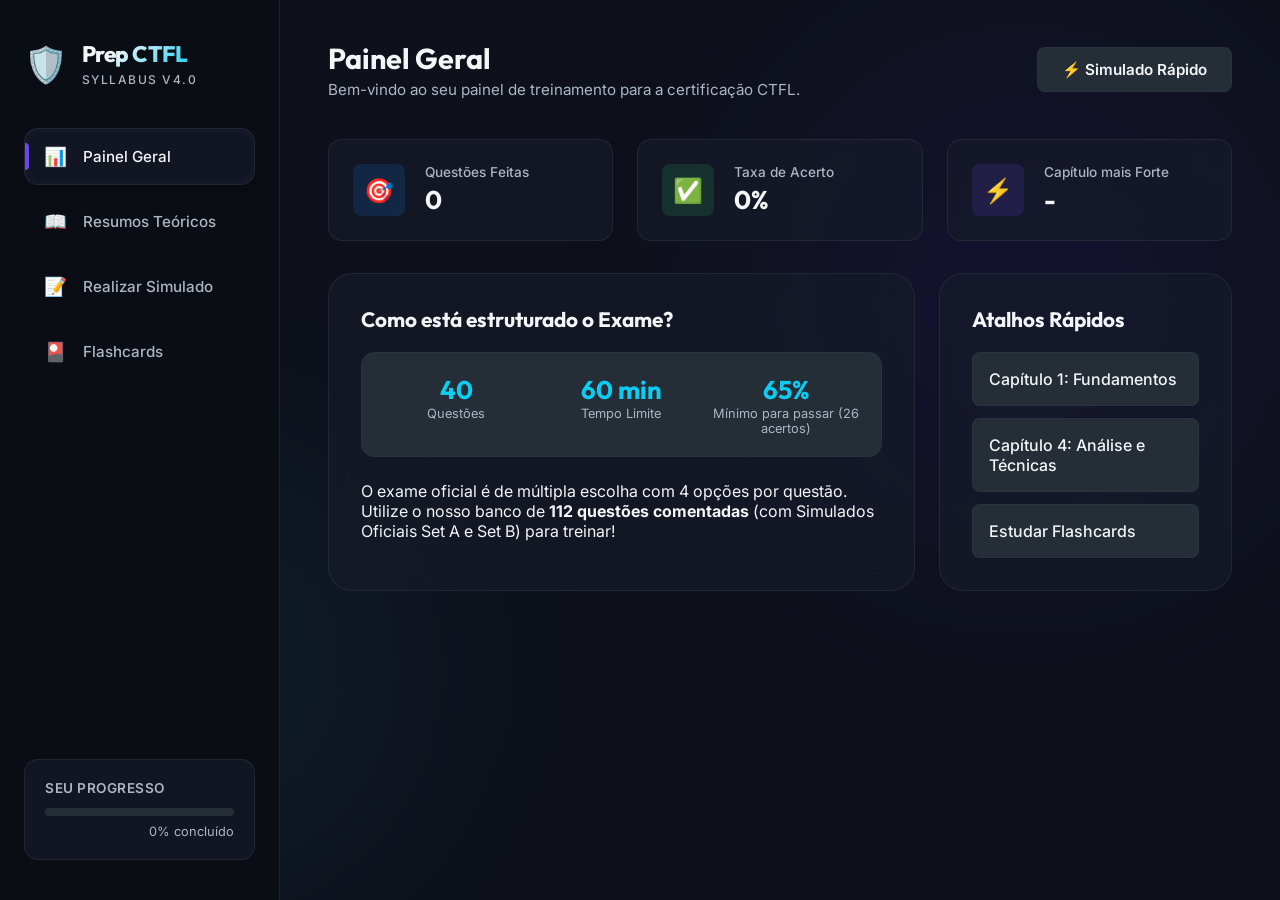
<file: app/index.html>
<!DOCTYPE html>
<html lang="pt-BR">
<head>
    <meta charset="UTF-8">
    <meta name="viewport" content="width=device-width, initial-scale=1.0, maximum-scale=1.0, user-scalable=no">
    <title>Prep CTFL - BSTQB v4.0</title>
    <!-- Google Fonts with System Fallbacks -->
    <link rel="preconnect" href="https://fonts.googleapis.com">
    <link rel="preconnect" href="https://fonts.gstatic.com" crossorigin>
    <link href="https://fonts.googleapis.com/css2?family=Inter:wght@300;400;500;600;700&family=Outfit:wght@400;500;600;700;800&display=swap" rel="stylesheet">
    <!-- Custom CSS -->
    <link rel="stylesheet" href="style.css">
</head>
<body>
    <div class="glow-bg"></div>
    <div class="glow-bg-secondary"></div>

    <!-- Mobile Top Navigation Header -->
    <header class="mobile-topbar">
        <div class="brand">
            <span class="brand-icon">🛡️</span>
            <div class="brand-text">
                <h1>Prep CTFL</h1>
                <span>Syllabus v4.0</span>
            </div>
        </div>
        <button class="btn-icon-menu" id="btn-toggle-sidebar" aria-label="Abrir Menu">
            <span class="hamburger-line"></span>
            <span class="hamburger-line"></span>
            <span class="hamburger-line"></span>
        </button>
    </header>

    <!-- Sidebar Backdrop for Mobile/Tablet -->
    <div class="sidebar-backdrop" id="sidebar-backdrop"></div>

    <div class="app-container">
        <!-- Sidebar Navigation -->
        <aside class="sidebar" id="app-sidebar">
            <div class="brand brand-desktop">
                <span class="brand-icon">🛡️</span>
                <div class="brand-text">
                    <h1>Prep CTFL</h1>
                    <span>Syllabus v4.0</span>
                </div>
            </div>
            
            <nav class="nav-menu">
                <button class="nav-item active" data-tab="dashboard" id="tab-dashboard">
                    <span class="nav-icon">📊</span> Painel Geral
                </button>
                <button class="nav-item" data-tab="resumos" id="tab-resumos">
                    <span class="nav-icon">📖</span> Resumos Teóricos
                </button>
                <button class="nav-item" data-tab="simulado" id="tab-simulado">
                    <span class="nav-icon">📝</span> Realizar Simulado
                </button>
                <button class="nav-item" data-tab="flashcards" id="tab-flashcards">
                    <span class="nav-icon">🎴</span> Flashcards
                </button>
            </nav>

            <div class="progress-widget">
                <h3>Seu Progresso</h3>
                <div class="progress-bar-container">
                    <div class="progress-bar" id="overall-progress" style="width: 0%"></div>
                </div>
                <p><span id="progress-percentage">0%</span> concluído</p>
            </div>
        </aside>

        <!-- Main Content Area -->
        <main class="main-content">
            <!-- Top Header Bar -->
            <header class="top-header">
                <div class="header-title">
                    <h2 id="page-title">Painel Geral</h2>
                    <p id="page-subtitle">Bem-vindo ao seu painel de treinamento para a certificação CTFL.</p>
                </div>
                <div class="header-actions">
                    <button class="btn btn-secondary" id="btn-quick-quiz">⚡ Simulado Rápido</button>
                </div>
            </header>

            <!-- Tab Content: Dashboard -->
            <section class="tab-panel active" id="panel-dashboard">
                <div class="grid-stats">
                    <div class="stat-card">
                        <div class="stat-icon icon-blue">🎯</div>
                        <div class="stat-info">
                            <h3>Questões Feitas</h3>
                            <p class="stat-number" id="stat-total-questions">0</p>
                        </div>
                    </div>
                    <div class="stat-card">
                        <div class="stat-icon icon-green">✅</div>
                        <div class="stat-info">
                            <h3>Taxa de Acerto</h3>
                            <p class="stat-number" id="stat-correct-rate">0%</p>
                        </div>
                    </div>
                    <div class="stat-card">
                        <div class="stat-icon icon-purple">⚡</div>
                        <div class="stat-info">
                            <h3>Capítulo mais Forte</h3>
                            <p class="stat-number" id="stat-strong-cap">-</p>
                        </div>
                    </div>
                </div>

                <div class="dashboard-sections">
                    <div class="dashboard-card card-large">
                        <h2>Como está estruturado o Exame?</h2>
                        <div class="exam-info-grid">
                            <div class="info-item">
                                <strong>40</strong>
                                <span>Questões</span>
                            </div>
                            <div class="info-item">
                                <strong>60 min</strong>
                                <span>Tempo Limite</span>
                            </div>
                            <div class="info-item">
                                <strong>65%</strong>
                                <span>Mínimo para passar (26 acertos)</span>
                            </div>
                        </div>
                        <p>O exame oficial é de múltipla escolha com 4 opções por questão. Utilize o nosso banco de <strong>112 questões comentadas</strong> (com Simulados Oficiais Set A e Set B) para treinar!</p>
                    </div>

                    <div class="dashboard-card card-small">
                        <h2>Atalhos Rápidos</h2>
                        <div class="quick-links">
                            <a href="#" class="quick-link" id="link-cap1">Capítulo 1: Fundamentos</a>
                            <a href="#" class="quick-link" id="link-cap4">Capítulo 4: Análise e Técnicas</a>
                            <a href="#" class="quick-link" id="link-study-cards">Estudar Flashcards</a>
                        </div>
                    </div>
                </div>
            </section>

            <!-- Tab Content: Resumos -->
            <section class="tab-panel" id="panel-resumos">
                <div class="chapter-list">
                    <div class="chapter-card">
                        <div class="chapter-num">01</div>
                        <div class="chapter-content">
                            <h3>Fundamentos de Testes</h3>
                            <p>Shift-Left, Whole-Team Approach, 7 princípios fundamentais, psicologia e rastreabilidade.</p>
                            <div class="chapter-actions">
                                <button class="btn btn-primary btn-open-chapter" data-chapter="1">📖 Ler Resumo no App</button>
                                <a href="../capitulos/01_fundamentos_testes.md" target="_blank" class="btn btn-outline">Arquivo .MD</a>
                            </div>
                        </div>
                    </div>
                    <div class="chapter-card">
                        <div class="chapter-num">02</div>
                        <div class="chapter-content">
                            <h3>Testes no Ciclo de Vida do SDLC</h3>
                            <p>Pirâmide de Testes, Quadrantes, DevOps & CI/CD, Shift-Right, Níveis e Tipos de teste.</p>
                            <div class="chapter-actions">
                                <button class="btn btn-primary btn-open-chapter" data-chapter="2">📖 Ler Resumo no App</button>
                                <a href="../capitulos/02_ciclo_vida_sdlc.md" target="_blank" class="btn btn-outline">Arquivo .MD</a>
                            </div>
                        </div>
                    </div>
                    <div class="chapter-card">
                        <div class="chapter-num">03</div>
                        <div class="chapter-content">
                            <h3>Teste Estático</h3>
                            <p>Processo de revisão em 6 fases, papéis, tipos de revisão (Inspeção, Walkthrough, etc.) e PBR.</p>
                            <div class="chapter-actions">
                                <button class="btn btn-primary btn-open-chapter" data-chapter="3">📖 Ler Resumo no App</button>
                                <a href="../capitulos/03_teste_estatico.md" target="_blank" class="btn btn-outline">Arquivo .MD</a>
                            </div>
                        </div>
                    </div>
                    <div class="chapter-card">
                        <div class="chapter-num">04</div>
                        <div class="chapter-content">
                            <h3>Análise e Modelagem de Testes</h3>
                            <p>Caixa-Preta (PE, AVL 2 vs 3 valores, Tabelas de Decisão) e Caixa-Branca (Sentença vs Decisão).</p>
                            <div class="chapter-actions">
                                <button class="btn btn-primary btn-open-chapter" data-chapter="4">📖 Ler Resumo no App</button>
                                <a href="../capitulos/04_analise_modelagem.md" target="_blank" class="btn btn-outline">Arquivo .MD</a>
                            </div>
                        </div>
                    </div>
                    <div class="chapter-card">
                        <div class="chapter-num">05</div>
                        <div class="chapter-content">
                            <h3>Gerenciamento das Atividades</h3>
                            <p>Plano de Testes (ISO 29119-3), DoR/DoD, Estratégias, RBT (Teste Baseado em Riscos) e Defeitos.</p>
                            <div class="chapter-actions">
                                <button class="btn btn-primary btn-open-chapter" data-chapter="5">📖 Ler Resumo no App</button>
                                <a href="../capitulos/05_gerenciamento_atividades.md" target="_blank" class="btn btn-outline">Arquivo .MD</a>
                            </div>
                        </div>
                    </div>
                    <div class="chapter-card">
                        <div class="chapter-num">06</div>
                        <div class="chapter-content">
                            <h3>Ferramentas de Teste</h3>
                            <p>Categorias de ferramentas, Benefícios e Riscos da Automação e Projeto Piloto.</p>
                            <div class="chapter-actions">
                                <button class="btn btn-primary btn-open-chapter" data-chapter="6">📖 Ler Resumo no App</button>
                                <a href="../capitulos/06_ferramentas_teste.md" target="_blank" class="btn btn-outline">Arquivo .MD</a>
                            </div>
                        </div>
                    </div>
                </div>
            </section>

            <!-- Tab Content: Simulado -->
            <section class="tab-panel" id="panel-simulado">
                <div id="simulado-setup">
                    <div class="setup-card">
                        <h2>Configuração do Simulado</h2>
                        <p>Escolha o modo de teste para começar:</p>
                        
                        <div class="mode-options">
                            <div class="mode-option active" data-mode="full">
                                <h3>Simulado Completo</h3>
                                <p>40 questões selecionadas aleatoriamente entre as 112 do banco.</p>
                            </div>
                            <div class="mode-option" data-mode="chapter">
                                <h3>Por Capítulo</h3>
                                <select id="select-chapter-filter" class="form-select">
                                    <option value="1">Capítulo 1: Fundamentos de Testes</option>
                                    <option value="2">Capítulo 2: Testes no Ciclo de Vida</option>
                                    <option value="3">Capítulo 3: Teste Estático</option>
                                    <option value="4">Capítulo 4: Análise e Técnicas</option>
                                    <option value="5">Capítulo 5: Gerenciamento</option>
                                    <option value="6">Capítulo 6: Ferramentas de Teste</option>
                                </select>
                            </div>
                        </div>

                        <button class="btn btn-primary" id="btn-start-quiz">Iniciar Simulado</button>
                    </div>
                </div>

                <div id="simulado-active" class="hidden">
                    <div class="quiz-header">
                        <div class="quiz-info-meta">
                            <span class="badge" id="quiz-cap-badge">Capítulo 1</span>
                            <span class="quiz-counter">Questão <strong id="current-question-num">1</strong> de <strong id="total-questions-num">40</strong></span>
                        </div>
                        <div class="quiz-timer" id="quiz-timer">60:00</div>
                    </div>

                    <div class="progress-bar-container mini">
                        <div class="progress-bar" id="quiz-progress-bar" style="width: 8.33%"></div>
                    </div>

                    <div class="question-container">
                        <h3 id="question-text">Qual das seguintes alternativas descreve melhor a diferença principal entre teste e depuração (debugging)?</h3>
                        
                        <div class="options-list" id="options-container">
                            <!-- Options rendered dynamically -->
                        </div>
                    </div>

                    <div class="explanation-container hidden" id="explanation-box">
                        <h4 id="explanation-title">Justificativa</h4>
                        <p id="explanation-text">De acordo com o Syllabus do ISTQB...</p>
                    </div>

                    <div class="quiz-footer">
                        <button class="btn btn-secondary" id="btn-prev-question" disabled>Anterior</button>
                        <button class="btn btn-primary" id="btn-next-question">Confirmar Resposta</button>
                    </div>
                </div>

                <div id="simulado-results" class="hidden">
                    <div class="results-card">
                        <div class="results-header">
                            <div class="score-circle">
                                <span class="score-number" id="result-score">--/--</span>
                                <span class="score-label" id="result-label">Aprovado!</span>
                            </div>
                        </div>
                        <h2>Resultado do Simulado</h2>
                        <p id="result-summary-text">Parabéns! Você alcançou 75% de acertos e seria aprovado no exame oficial.</p>

                        <div class="results-breakdown">
                            <h3>Desempenho por Capítulo</h3>
                            <div id="chapter-performance-list">
                                <!-- Rendered dynamically -->
                            </div>
                        </div>

                        <div class="results-actions">
                            <button class="btn btn-primary" id="btn-restart-quiz">Novo Simulado</button>
                            <button class="btn btn-secondary" id="btn-back-dashboard">Voltar ao Painel</button>
                        </div>
                    </div>
                </div>
            </section>

            <!-- Tab Content: Flashcards -->
            <section class="tab-panel" id="panel-flashcards">
                <div class="flashcards-container">
                    <div class="flashcard-deck-header">
                        <p>Treine sua memorização de conceitos fundamentais da CTFL (K1/K2). Clique no card para revelar a resposta.</p>
                        <div class="deck-controls">
                            <span class="card-counter">Card <strong id="current-card-num">1</strong> de <strong id="total-cards-num">21</strong></span>
                        </div>
                    </div>

                    <div class="flashcard-wrapper">
                        <div class="flashcard" id="current-flashcard">
                            <div class="flashcard-face flashcard-front">
                                <span class="flashcard-category" id="card-category">Capítulo 1</span>
                                <h2 id="card-front-text">Princípio 5: O paradoxo do pesticida</h2>
                                <span class="click-hint">Clique para revelar</span>
                            </div>
                            <div class="flashcard-face flashcard-back">
                                <p id="card-back-text">Se os mesmos testes forem repetidos várias vezes, eles deixarão de encontrar novos defeitos.</p>
                                <span class="click-hint">Clique para voltar</span>
                            </div>
                        </div>
                    </div>

                    <div class="flashcard-navigation">
                        <button class="btn btn-secondary" id="btn-prev-card">Anterior</button>
                        <button class="btn btn-secondary" id="btn-shuffle-cards">🔀 Misturar</button>
                        <button class="btn btn-primary" id="btn-next-card">Próximo</button>
                    </div>
                </div>
            </section>
        </main>
    </div>

    <!-- Interactive Chapter Reader Modal (In-App Document Viewer) -->
    <div class="modal-overlay hidden" id="reader-modal">
        <div class="modal-container">
            <header class="modal-header">
                <div class="modal-title-group">
                    <span class="badge" id="modal-chapter-badge">Capítulo 01</span>
                    <h2 id="modal-chapter-title">Fundamentos de Testes</h2>
                </div>
                <button class="btn-close-modal" id="btn-close-reader" aria-label="Fechar Leitor">✕</button>
            </header>
            <div class="modal-body markdown-body" id="modal-reader-content">
                <!-- Rendered Chapter Content -->
            </div>
            <footer class="modal-footer">
                <button class="btn btn-secondary" id="btn-prev-chapter">← Capítulo Anterior</button>
                <button class="btn btn-secondary" id="btn-next-chapter">Próximo Capítulo →</button>
            </footer>
        </div>
    </div>

    <!-- Application Script -->
    <script src="app.js"></script>
</body>
</html>
</file>
<file: app/style.css>
/* Root Styling & Tokens */
:root {
    --bg-main: hsl(224, 32%, 8%);
    --bg-sidebar: hsl(224, 32%, 6%);
    --card-bg: hsla(223, 27%, 13%, 0.65);
    --card-border: hsla(223, 20%, 25%, 0.45);
    
    --primary: hsl(252, 78%, 60%);
    --primary-hover: hsl(252, 78%, 68%);
    --primary-glow: hsla(252, 78%, 60%, 0.3);
    
    --secondary: hsl(210, 20%, 18%);
    --secondary-hover: hsl(210, 20%, 24%);
    
    --accent: hsl(190, 90%, 50%);
    --accent-glow: hsla(190, 90%, 50%, 0.3);
    
    --text-main: hsl(210, 20%, 96%);
    --text-muted: hsl(215, 16%, 72%);
    --text-inverse: hsl(224, 32%, 8%);

    --success: hsl(142, 70%, 45%);
    --success-bg: hsla(142, 70%, 45%, 0.15);
    --success-border: hsla(142, 70%, 45%, 0.3);
    
    --danger: hsl(350, 80%, 52%);
    --danger-bg: hsla(350, 80%, 52%, 0.15);
    --danger-border: hsla(350, 80%, 52%, 0.3);
    
    --transition-speed: 0.25s;
    --border-radius-sm: 8px;
    --border-radius-md: 14px;
    --border-radius-lg: 24px;
}

/* Global Reset */
* {
    margin: 0;
    padding: 0;
    box-sizing: border-box;
}

body {
    font-family: 'Inter', -apple-system, BlinkMacSystemFont, 'Segoe UI', Roboto, Helvetica, Arial, sans-serif;
    background-color: var(--bg-main);
    color: var(--text-main);
    min-height: 100vh;
    overflow-x: hidden;
    position: relative;
    -webkit-tap-highlight-color: transparent;
}

/* Background Glow Effects */
.glow-bg {
    position: fixed;
    top: -10%;
    right: -10%;
    width: 60vw;
    height: 60vw;
    background: radial-gradient(circle, hsla(252, 75%, 45%, 0.15) 0%, rgba(0,0,0,0) 70%);
    z-index: -1;
    pointer-events: none;
    filter: blur(80px);
}

.glow-bg-secondary {
    position: fixed;
    bottom: -10%;
    left: -10%;
    width: 50vw;
    height: 50vw;
    background: radial-gradient(circle, hsla(190, 85%, 45%, 0.1) 0%, rgba(0,0,0,0) 70%);
    z-index: -1;
    pointer-events: none;
    filter: blur(80px);
}

/* Mobile Topbar */
.mobile-topbar {
    display: none;
    justify-content: space-between;
    align-items: center;
    padding: 1rem 1.25rem;
    background-color: var(--bg-sidebar);
    border-bottom: 1px solid var(--card-border);
    position: sticky;
    top: 0;
    z-index: 90;
}

.btn-icon-menu {
    background: var(--secondary);
    border: 1px solid var(--card-border);
    border-radius: var(--border-radius-sm);
    padding: 0.5rem 0.75rem;
    cursor: pointer;
    display: flex;
    flex-direction: column;
    gap: 4px;
    justify-content: center;
    align-items: center;
}

.hamburger-line {
    width: 20px;
    height: 2px;
    background-color: var(--text-main);
    border-radius: 2px;
    transition: all 0.2s ease;
}

.sidebar-backdrop {
    display: none;
    position: fixed;
    top: 0;
    left: 0;
    width: 100vw;
    height: 100vh;
    background: rgba(0, 0, 0, 0.6);
    backdrop-filter: blur(4px);
    z-index: 95;
}

.sidebar-backdrop.active {
    display: block;
}

/* Scrollbars */
::-webkit-scrollbar {
    width: 8px;
    height: 8px;
}
::-webkit-scrollbar-track {
    background: var(--bg-main);
}
::-webkit-scrollbar-thumb {
    background: var(--secondary-hover);
    border-radius: var(--border-radius-sm);
}
::-webkit-scrollbar-thumb:hover {
    background: var(--primary);
}

/* Layout App Container */
.app-container {
    display: flex;
    min-height: 100vh;
    max-width: 1600px;
    margin: 0 auto;
}

/* Sidebar Navigation */
.sidebar {
    width: 280px;
    background-color: var(--bg-sidebar);
    border-right: 1px solid var(--card-border);
    padding: 2.5rem 1.5rem;
    display: flex;
    flex-direction: column;
    gap: 2.5rem;
    flex-shrink: 0;
    transition: transform var(--transition-speed) ease;
}

.brand {
    display: flex;
    align-items: center;
    gap: 0.85rem;
}

.brand-icon {
    font-size: 2.2rem;
}

.brand-text h1 {
    font-family: 'Outfit', 'Inter', sans-serif;
    font-size: 1.4rem;
    font-weight: 800;
    background: linear-gradient(135deg, var(--text-main) 30%, var(--accent) 100%);
    -webkit-background-clip: text;
    -webkit-text-fill-color: transparent;
    letter-spacing: -0.5px;
}

.brand-text span {
    font-size: 0.75rem;
    color: var(--text-muted);
    font-weight: 500;
    text-transform: uppercase;
    letter-spacing: 1.5px;
}

.nav-menu {
    display: flex;
    flex-direction: column;
    gap: 0.5rem;
}

.nav-item {
    display: flex;
    align-items: center;
    gap: 1rem;
    width: 100%;
    padding: 1rem 1.2rem;
    background: none;
    border: 1px solid transparent;
    border-radius: var(--border-radius-md);
    color: var(--text-muted);
    font-family: inherit;
    font-size: 0.95rem;
    font-weight: 500;
    text-align: left;
    cursor: pointer;
    transition: all var(--transition-speed) ease;
    min-height: 48px; /* Touch target */
}

.nav-item:hover {
    color: var(--text-main);
    background-color: var(--secondary);
}

.nav-item.active {
    color: var(--text-main);
    background-color: var(--card-bg);
    border-color: var(--card-border);
    box-shadow: 0 4px 20px rgba(0, 0, 0, 0.15), inset 0 0 12px hsla(252, 78%, 60%, 0.08);
    position: relative;
}

.nav-item.active::before {
    content: '';
    position: absolute;
    left: 0;
    top: 25%;
    height: 50%;
    width: 4px;
    background-color: var(--primary);
    border-radius: 0 4px 4px 0;
}

.nav-icon {
    font-size: 1.15rem;
}

.progress-widget {
    margin-top: auto;
    background-color: var(--card-bg);
    border: 1px solid var(--card-border);
    border-radius: var(--border-radius-md);
    padding: 1.25rem;
}

.progress-widget h3 {
    font-size: 0.85rem;
    font-weight: 600;
    color: var(--text-muted);
    text-transform: uppercase;
    letter-spacing: 0.5px;
    margin-bottom: 0.75rem;
}

.progress-bar-container {
    width: 100%;
    height: 8px;
    background-color: var(--secondary);
    border-radius: 10px;
    overflow: hidden;
    margin-bottom: 0.5rem;
}

.progress-bar-container.mini {
    height: 6px;
    margin-bottom: 1.5rem;
}

.progress-bar {
    height: 100%;
    background: linear-gradient(90deg, var(--primary) 0%, var(--accent) 100%);
    border-radius: 10px;
    transition: width 0.4s ease;
}

.progress-widget p {
    font-size: 0.8rem;
    color: var(--text-muted);
    text-align: right;
}

/* Main Content Area */
.main-content {
    flex-grow: 1;
    padding: 2.5rem 3rem;
    display: flex;
    flex-direction: column;
    gap: 2.5rem;
    overflow-y: auto;
    width: 100%;
}

.top-header {
    display: flex;
    justify-content: space-between;
    align-items: center;
}

.header-title h2 {
    font-family: 'Outfit', 'Inter', sans-serif;
    font-size: 1.8rem;
    font-weight: 700;
}

.header-title p {
    color: var(--text-muted);
    font-size: 0.95rem;
    margin-top: 0.25rem;
}

/* Buttons */
.btn {
    display: inline-flex;
    align-items: center;
    justify-content: center;
    gap: 0.5rem;
    padding: 0.75rem 1.5rem;
    border-radius: var(--border-radius-sm);
    font-family: inherit;
    font-size: 0.95rem;
    font-weight: 600;
    cursor: pointer;
    transition: all var(--transition-speed) ease;
    text-decoration: none;
    border: none;
    min-height: 44px; /* Touch target */
}

.btn-primary {
    background-color: var(--primary);
    color: #fff;
    box-shadow: 0 4px 14px var(--primary-glow);
}

.btn-primary:hover {
    background-color: var(--primary-hover);
    transform: translateY(-2px);
    box-shadow: 0 6px 20px var(--primary-glow);
}

.btn-secondary {
    background-color: var(--secondary);
    color: var(--text-main);
    border: 1px solid var(--card-border);
}

.btn-secondary:hover {
    background-color: var(--secondary-hover);
    color: #fff;
}

.btn-outline {
    background: transparent;
    border: 1px solid var(--card-border);
    color: var(--text-muted);
}

.btn-outline:hover {
    border-color: var(--text-muted);
    color: var(--text-main);
}

/* Tab Panels */
.tab-panel {
    display: none;
    animation: fadeIn 0.3s ease;
}

.tab-panel.active {
    display: block;
}

@keyframes fadeIn {
    from { opacity: 0; transform: translateY(8px); }
    to { opacity: 1; transform: translateY(0); }
}

/* Grid Stats Dashboard */
.grid-stats {
    display: grid;
    grid-template-columns: repeat(3, 1fr);
    gap: 1.5rem;
    margin-bottom: 2rem;
}

.stat-card {
    background-color: var(--card-bg);
    border: 1px solid var(--card-border);
    border-radius: var(--border-radius-md);
    padding: 1.5rem;
    display: flex;
    align-items: center;
    gap: 1.25rem;
    backdrop-filter: blur(12px);
}

.stat-icon {
    width: 52px;
    height: 52px;
    border-radius: var(--border-radius-sm);
    display: flex;
    align-items: center;
    justify-content: center;
    font-size: 1.5rem;
}

.icon-blue { background: hsla(210, 90%, 50%, 0.15); }
.icon-green { background: hsla(142, 70%, 45%, 0.15); }
.icon-purple { background: hsla(252, 78%, 60%, 0.15); }

.stat-info h3 {
    font-size: 0.85rem;
    color: var(--text-muted);
    font-weight: 500;

}

.stat-number {
    font-family: 'Outfit', sans-serif;
    font-size: 1.6rem;
    font-weight: 700;
    margin-top: 0.2rem;
}

.dashboard-sections {
    display: grid;
    grid-template-columns: 2fr 1fr;
    gap: 1.5rem;
}

.dashboard-card {
    background-color: var(--card-bg);
    border: 1px solid var(--card-border);
    border-radius: var(--border-radius-lg);
    padding: 2rem;
    backdrop-filter: blur(12px);

}

.dashboard-card h2 {
    font-family: 'Outfit', sans-serif;
    font-size: 1.3rem;
    font-weight: 700;
    margin-bottom: 1.25rem;

}

.exam-info-grid {
    display: grid;
    grid-template-columns: repeat(3, 1fr);
    gap: 1rem;
    margin-bottom: 1.5rem;
    background: var(--secondary);
    padding: 1.25rem;
    border-radius: var(--border-radius-md);
    border: 1px solid var(--card-border);

}

.info-item {
    display: flex;
    flex-direction: column;
    align-items: center;
    text-align: center;

}

.info-item strong {
    font-family: 'Outfit', sans-serif;
    font-size: 1.6rem;
    color: var(--accent);

}

.info-item span {
    font-size: 0.8rem;
    color: var(--text-muted);

}

.quick-links {
    display: flex;
    flex-direction: column;
    gap: 0.75rem;

}

.quick-link {
    display: block;
    padding: 1rem;
    background-color: var(--secondary);
    border: 1px solid var(--card-border);
    border-radius: var(--border-radius-sm);
    color: var(--text-main);
    text-decoration: none;
    font-weight: 500;
    transition: all var(--transition-speed) ease;

}

.quick-link:hover {
    border-color: var(--primary);
    background-color: var(--secondary-hover);
    transform: translateX(4px);

}

/* Resumos Chapter List */
.chapter-list {
    display: grid;
    grid-template-columns: repeat(2, 1fr);
    gap: 1.5rem;
}

.chapter-card {
    background-color: var(--card-bg);
    border: 1px solid var(--card-border);
    border-radius: var(--border-radius-md);
    padding: 1.75rem;
    display: flex;
    gap: 1.5rem;
    backdrop-filter: blur(12px);
    transition: transform var(--transition-speed) ease, border-color var(--transition-speed) ease;
}

.chapter-card:hover {
    border-color: var(--primary);
    transform: translateY(-3px);
}

.chapter-num {
    font-family: 'Outfit', sans-serif;
    font-size: 2rem;
    font-weight: 800;
    color: var(--primary);
    opacity: 0.8;
}

.chapter-content h3 {
    font-size: 1.15rem;
    font-weight: 600;
    margin-bottom: 0.5rem;
}

.chapter-content p {
    color: var(--text-muted);
    font-size: 0.9rem;
    line-height: 1.5;
    margin-bottom: 1.25rem;
}

.chapter-actions {
    display: flex;
    flex-wrap: wrap;
    gap: 0.75rem;
}

/* Quiz Setup & Simulado */
.setup-card {
    background-color: var(--card-bg);
    border: 1px solid var(--card-border);
    border-radius: var(--border-radius-lg);
    padding: 2.5rem;
    max-width: 700px;
    margin: 0 auto;
    backdrop-filter: blur(12px);
}

.setup-card h2 {
    font-family: 'Outfit', sans-serif;
    font-size: 1.6rem;
    margin-bottom: 0.5rem;
}

.setup-card p {
    color: var(--text-muted);
    margin-bottom: 2rem;
}

.mode-options {
    display: grid;
    grid-template-columns: 1fr 1fr;
    gap: 1.25rem;
    margin-bottom: 2rem;
}

.mode-option {
    background-color: var(--secondary);
    border: 2px solid var(--card-border);
    border-radius: var(--border-radius-md);
    padding: 1.5rem;
    cursor: pointer;
    transition: all var(--transition-speed) ease;
}

.mode-option:hover {
    border-color: var(--text-muted);
}

.mode-option.active {
    border-color: var(--primary);
    background-color: hsla(252, 78%, 60%, 0.08);
}

.mode-option h3 {
    font-size: 1.1rem;
    margin-bottom: 0.5rem;
}

.mode-option p {
    font-size: 0.85rem;
    color: var(--text-muted);
    margin-bottom: 0;
}

.form-select {
    width: 100%;
    margin-top: 1rem;
    padding: 0.75rem;
    background-color: var(--bg-main);
    border: 1px solid var(--card-border);
    border-radius: var(--border-radius-sm);
    color: var(--text-main);
    font-family: inherit;
}

/* Active Quiz View */
.quiz-header {
    display: flex;
    justify-content: space-between;
    align-items: center;
    margin-bottom: 1rem;
}

.badge {
    background-color: var(--primary-glow);
    color: var(--primary-hover);
    border: 1px solid hsla(252, 78%, 60%, 0.4);
    padding: 0.35rem 0.85rem;
    border-radius: 50px;
    font-size: 0.8rem;
    font-weight: 600;
}

.quiz-counter {
    color: var(--text-muted);
    font-size: 0.95rem;
    margin-left: 1rem;
}

.quiz-timer {
    font-family: 'Outfit', monospace;
    font-size: 1.4rem;
    font-weight: 700;
    color: var(--accent);
    background-color: var(--secondary);
    padding: 0.5rem 1rem;
    border-radius: var(--border-radius-sm);
    border: 1px solid var(--card-border);
}

.question-container {
    background-color: var(--card-bg);
    border: 1px solid var(--card-border);
    border-radius: var(--border-radius-lg);
    padding: 2.25rem;
    margin-bottom: 1.5rem;
    backdrop-filter: blur(12px);
}

.question-container h3 {
    font-size: 1.2rem;
    font-weight: 600;
    line-height: 1.6;
    margin-bottom: 1.75rem;
    white-space: pre-line;
}

.options-list {
    display: flex;
    flex-direction: column;
    gap: 1rem;
}

.option-card {
    display: flex;
    align-items: flex-start;
    gap: 1rem;
    padding: 1.15rem 1.25rem;
    background-color: var(--secondary);
    border: 2px solid var(--card-border);
    border-radius: var(--border-radius-md);
    cursor: pointer;
    transition: all var(--transition-speed) ease;
}

.option-card:hover {
    border-color: var(--primary);
    background-color: var(--secondary-hover);
}

.option-card.selected {
    border-color: var(--primary);
    background-color: hsla(252, 78%, 60%, 0.12);
}

.option-card.correct {
    border-color: var(--success);
    background-color: var(--success-bg);
}

.option-card.incorrect {
    border-color: var(--danger);
    background-color: var(--danger-bg);
}

.option-index {
    width: 28px;
    height: 28px;
    border-radius: 50%;
    background-color: var(--bg-main);
    border: 1px solid var(--card-border);
    display: flex;
    align-items: center;
    justify-content: center;
    font-weight: 700;
    font-size: 0.85rem;
    flex-shrink: 0;
}

.option-text {
    font-size: 0.95rem;
    line-height: 1.5;
}

.explanation-container {
    background-color: hsla(210, 20%, 15%, 0.8);
    border: 1px solid var(--accent);
    border-radius: var(--border-radius-md);
    padding: 1.5rem;
    margin-bottom: 1.5rem;
}

.explanation-container h4 {
    color: var(--accent);
    font-size: 0.95rem;
    margin-bottom: 0.5rem;

}

.explanation-container p {
    font-size: 0.95rem;
    line-height: 1.6;

}

.quiz-footer {
    display: flex;
    justify-content: space-between;
    align-items: center;

}

.hidden {
    display: none !important;

}

/* Results Card */
.results-card {
    background-color: var(--card-bg);
    border: 1px solid var(--card-border);
    border-radius: var(--border-radius-lg);
    padding: 3rem 2rem;
    max-width: 650px;
    margin: 0 auto;
    text-align: center;
    backdrop-filter: blur(12px);

}

.score-circle {
    width: 140px;
    height: 140px;
    border-radius: 50%;
    background: var(--secondary);
    border: 4px solid var(--primary);
    margin: 0 auto 1.5rem auto;
    display: flex;
    flex-direction: column;
    justify-content: center;
    align-items: center;
    box-shadow: 0 0 30px var(--primary-glow);

}

.score-number {
    font-family: 'Outfit', sans-serif;
    font-size: 2.2rem;
    font-weight: 800;

}

.score-label {
    font-size: 0.85rem;
    font-weight: 700;
    text-transform: uppercase;

}

.results-card h2 {
    font-family: 'Outfit', sans-serif;
    font-size: 1.6rem;
    margin-bottom: 0.5rem;

}

.results-card p {
    color: var(--text-muted);
    margin-bottom: 2rem;

}

.results-breakdown {
    text-align: left;
    background-color: var(--secondary);
    border-radius: var(--border-radius-md);
    padding: 1.5rem;
    margin-bottom: 2rem;

}

.results-breakdown h3 {
    font-size: 1rem;
    margin-bottom: 1rem;
    color: var(--text-main);

}

.chapter-perf-item {
    display: flex;
    justify-content: space-between;
    padding: 0.6rem 0;
    border-bottom: 1px solid var(--card-border);
    font-size: 0.9rem;

}

.chapter-perf-item:last-child {
    border-bottom: none;

}

.results-actions {
    display: flex;
    gap: 1rem;
    width: 100%;

}

.results-actions .btn {
    flex-grow: 1;

}

/* Flashcards View */
.flashcards-container {
    max-width: 600px;
    margin: 0 auto;
    display: flex;
    flex-direction: column;
    gap: 2rem;

}

.flashcard-deck-header {
    text-align: center;
    display: flex;
    flex-direction: column;
    gap: 0.5rem;

}

.flashcard-deck-header p {
    font-size: 0.95rem;
    color: var(--text-muted);

}

.card-counter {
    font-size: 0.9rem;

}

.flashcard-wrapper {
    perspective: 1000px;
    width: 100%;
    height: 360px;

}

.flashcard {
    width: 100%;
    height: 100%;
    position: relative;
    transform-style: preserve-3d;
    transition: transform 0.6s cubic-bezier(0.4, 0.2, 0.2, 1);
    cursor: pointer;

}

.flashcard.flipped {
    transform: rotateY(180deg);

}

.flashcard-face {
    position: absolute;
    width: 100%;
    height: 100%;
    backface-visibility: hidden;
    border-radius: var(--border-radius-lg);
    border: 1px solid var(--card-border);
    padding: 2.5rem;
    display: flex;
    flex-direction: column;
    justify-content: center;
    align-items: center;
    text-align: center;
    box-shadow: 0 15px 35px rgba(0, 0, 0, 0.2);

}

.flashcard-front {
    background-color: var(--card-bg);
    background-image: radial-gradient(circle at 10% 20%, hsla(252, 78%, 60%, 0.05) 0%, transparent 40%);
    backdrop-filter: blur(16px);
    color: var(--text-main);

}

.flashcard-back {
    background-color: var(--secondary);
    background-image: radial-gradient(circle at 90% 80%, hsla(190, 90%, 50%, 0.05) 0%, transparent 40%);
    color: var(--text-main);
    transform: rotateY(180deg);
    border-color: hsla(190, 90%, 50%, 0.2);

}

.flashcard-category {
    position: absolute;
    top: 1.5rem;
    background-color: var(--secondary);
    border: 1px solid var(--card-border);
    border-radius: 50px;
    padding: 0.35rem 0.85rem;
    font-size: 0.75rem;
    font-weight: 600;
    color: var(--text-muted);

}

.flashcard-front h2 {
    font-family: 'Outfit', sans-serif;
    font-size: 1.5rem;
    font-weight: 700;
    line-height: 1.4;

}

.flashcard-back p {
    font-size: 1.05rem;
    line-height: 1.6;
    color: var(--text-main);

}

.click-hint {
    position: absolute;
    bottom: 1.5rem;
    font-size: 0.75rem;
    text-transform: uppercase;
    letter-spacing: 1px;
    color: var(--text-muted);
    opacity: 0.7;

}

.flashcard-navigation {
    display: flex;
    justify-content: space-between;
    align-items: center;
    gap: 1rem;

}

.flashcard-navigation .btn {
    flex-grow: 1;

}

/* Interactive Reader Modal Overlay */
.modal-overlay {
    position: fixed;
    top: 0;
    left: 0;
    width: 100vw;
    height: 100vh;
    background: rgba(4, 6, 14, 0.85);
    backdrop-filter: blur(8px);
    z-index: 1000;
    display: flex;
    justify-content: center;
    align-items: center;
    padding: 1.5rem;
}

.modal-container {
    background-color: var(--bg-sidebar);
    border: 1px solid var(--card-border);
    border-radius: var(--border-radius-lg);
    width: 100%;
    max-width: 900px;
    max-height: 90vh;
    display: flex;
    flex-direction: column;
    box-shadow: 0 25px 50px -12px rgba(0, 0, 0, 0.5);
    overflow: hidden;
}

.modal-header {
    display: flex;
    justify-content: space-between;
    align-items: center;
    padding: 1.25rem 1.75rem;
    border-bottom: 1px solid var(--card-border);
    background-color: var(--card-bg);
}

.modal-title-group {
    display: flex;
    align-items: center;
    gap: 1rem;
}

.modal-title-group h2 {
    font-family: 'Outfit', sans-serif;
    font-size: 1.3rem;
    font-weight: 700;
}

.btn-close-modal {
    background: var(--secondary);
    border: 1px solid var(--card-border);
    color: var(--text-main);
    width: 36px;
    height: 36px;
    border-radius: 50%;
    font-size: 1.1rem;
    cursor: pointer;
    display: flex;
    align-items: center;
    justify-content: center;
    transition: all 0.2s ease;
}

.btn-close-modal:hover {
    background-color: var(--danger);
    color: #fff;
    border-color: var(--danger);
}

.modal-body {
    padding: 2rem 2.25rem;
    overflow-y: auto;
    font-size: 1rem;
    line-height: 1.7;
    color: var(--text-main);
}

/* Markdown Reader Content Styles */
.markdown-body h1 {
    font-family: 'Outfit', sans-serif;
    font-size: 1.8rem;
    margin-bottom: 1rem;
    color: var(--primary-hover);
    border-bottom: 1px solid var(--card-border);
    padding-bottom: 0.5rem;
}

.markdown-body h2 {
    font-family: 'Outfit', sans-serif;
    font-size: 1.4rem;
    margin-top: 1.75rem;
    margin-bottom: 0.85rem;
    color: var(--accent);
}

.markdown-body h3 {
    font-size: 1.15rem;
    margin-top: 1.25rem;
    margin-bottom: 0.6rem;
}

.markdown-body p {
    margin-bottom: 1rem;
    color: var(--text-main);
}

.markdown-body ul, .markdown-body ol {
    margin-bottom: 1.25rem;
    padding-left: 1.5rem;
}

.markdown-body li {
    margin-bottom: 0.4rem;

}

.markdown-body code {
    background-color: var(--secondary);
    padding: 0.2rem 0.45rem;
    border-radius: 4px;
    font-size: 0.9em;
    color: var(--accent);
}

.markdown-body pre.code-block {
    background-color: var(--bg-main);
    border: 1px solid var(--card-border);
    padding: 1rem;
    border-radius: var(--border-radius-sm);
    overflow-x: auto;
    margin-bottom: 1.25rem;
}

.markdown-body pre.code-block code {
    background: none;
    padding: 0;
    color: var(--text-main);
}

.table-responsive {
    width: 100%;
    overflow-x: auto;
    margin-bottom: 1.5rem;
}

.reader-table {
    width: 100%;
    border-collapse: collapse;
    margin: 1rem 0;
}

.reader-table th, .reader-table td {
    padding: 0.75rem 1rem;
    border: 1px solid var(--card-border);
    text-align: left;
    font-size: 0.9rem;
}

.reader-table th {
    background-color: var(--secondary);
    color: var(--accent);

}

.alert-box {
    background-color: hsla(252, 78%, 60%, 0.1);
    border-left: 4px solid var(--primary);
    padding: 1rem 1.25rem;
    border-radius: var(--border-radius-sm);
    margin-bottom: 1.25rem;
}

.modal-footer {
    padding: 1rem 1.75rem;
    border-top: 1px solid var(--card-border);
    background-color: var(--card-bg);
    display: flex;
    justify-content: space-between;
    gap: 1rem;
}

/* Tablet & Mobile Responsiveness */
@media (max-width: 1024px) {
    .mobile-topbar {
        display: flex;
    }
    
    .brand-desktop {
        display: none;
    }

    .app-container {
        flex-direction: column;
    }

    .sidebar {
        position: fixed;
        top: 0;
        left: 0;
        height: 100vh;
        width: 280px;
        z-index: 100;
        transform: translateX(-100%);
        box-shadow: 10px 0 30px rgba(0, 0, 0, 0.5);
    }

    .sidebar.open {
        transform: translateX(0);
    }

    .main-content {
        padding: 1.5rem 1.25rem;
    }

    .grid-stats {
        grid-template-columns: 1fr;
    }

    .dashboard-sections {
        grid-template-columns: 1fr;
    }

    .chapter-list {
        grid-template-columns: 1fr;
    }

    .mode-options {
        grid-template-columns: 1fr;
    }

    .modal-container {
        max-height: 95vh;
        max-width: 100%;
    }
}

@media (max-width: 600px) {
    .header-title h2 {
        font-size: 1.4rem;
    }
    
    .header-actions {
        display: none;
    }

    .exam-info-grid {
        grid-template-columns: 1fr;
    }

    .chapter-card {
        flex-direction: column;
        gap: 1rem;
    }

    .modal-header {
        padding: 1rem;
    }

    .modal-body {
        padding: 1.25rem;
    }

    .modal-footer {
        flex-direction: column;
    }

    .results-actions {
        flex-direction: column;
    }

    .flashcard-wrapper {
        height: 320px;
    }

    .flashcard-face {
        padding: 1.5rem;
    }
}
</file>
